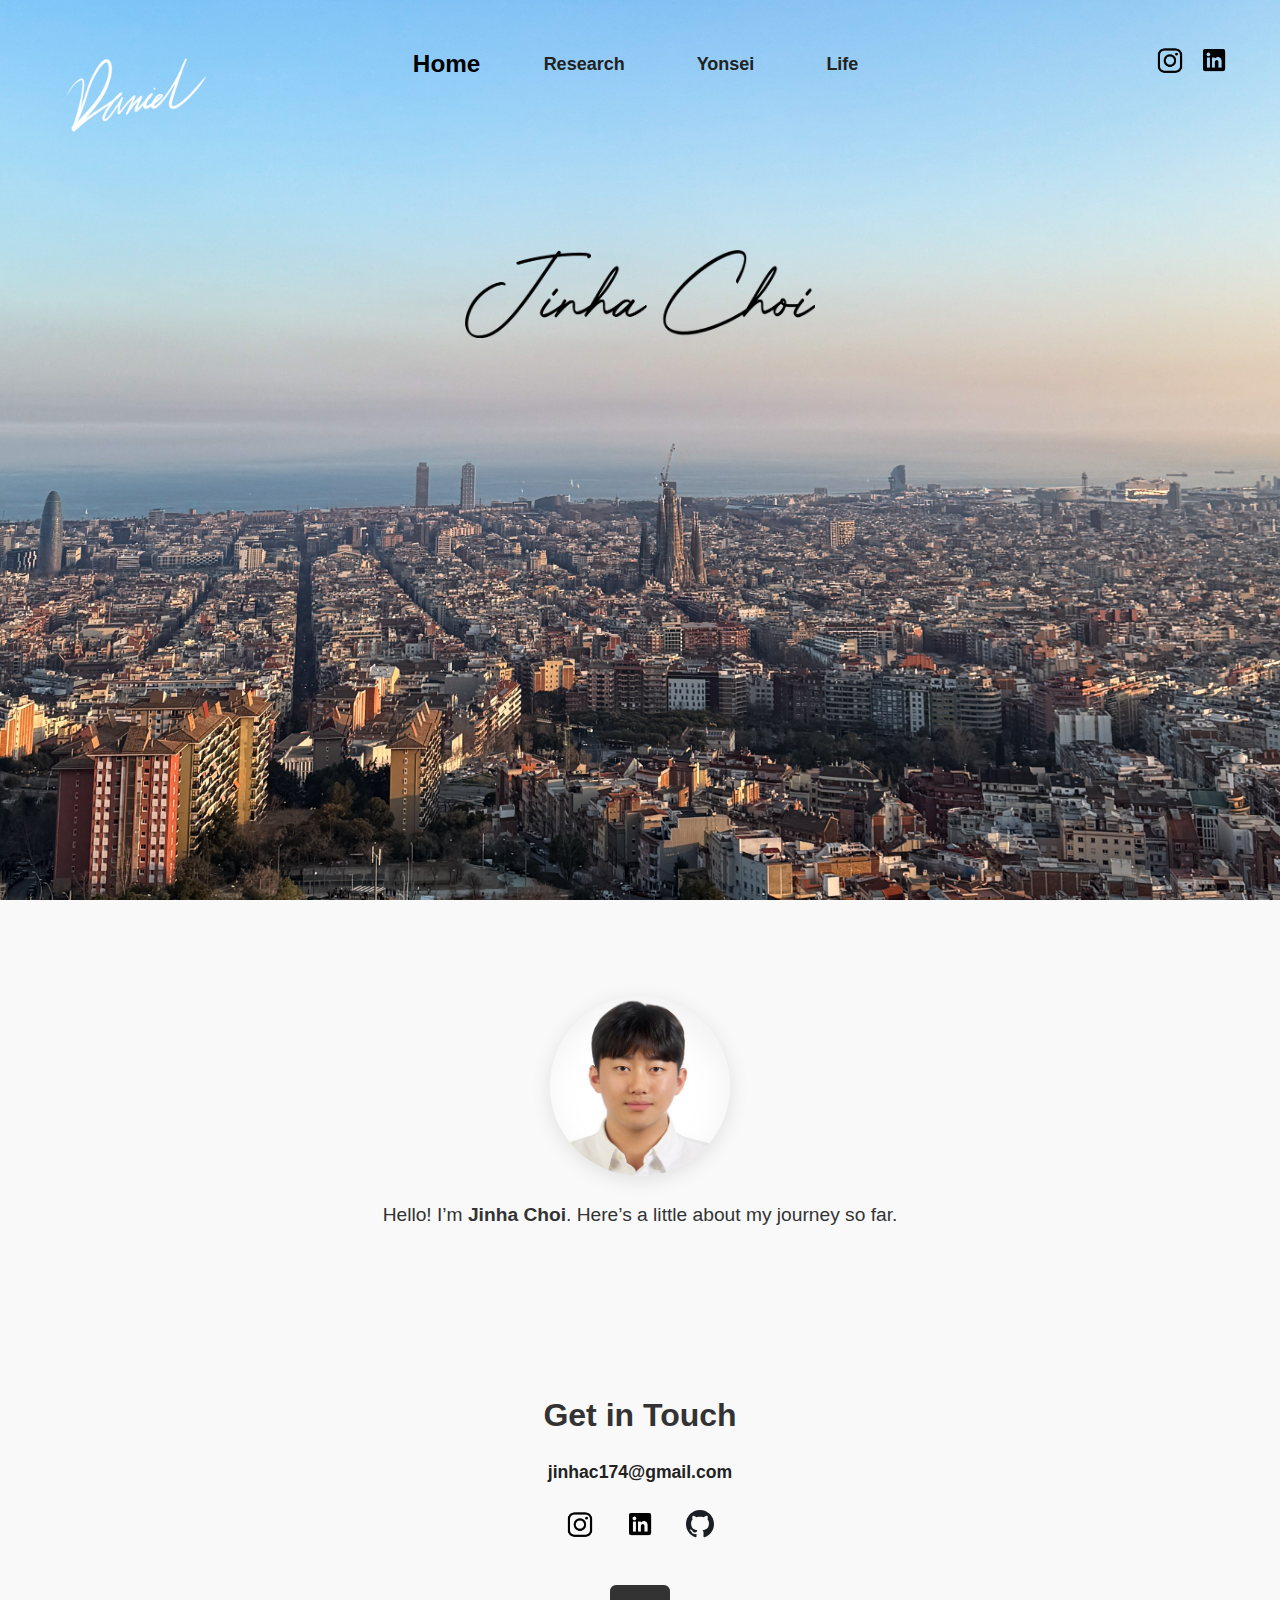
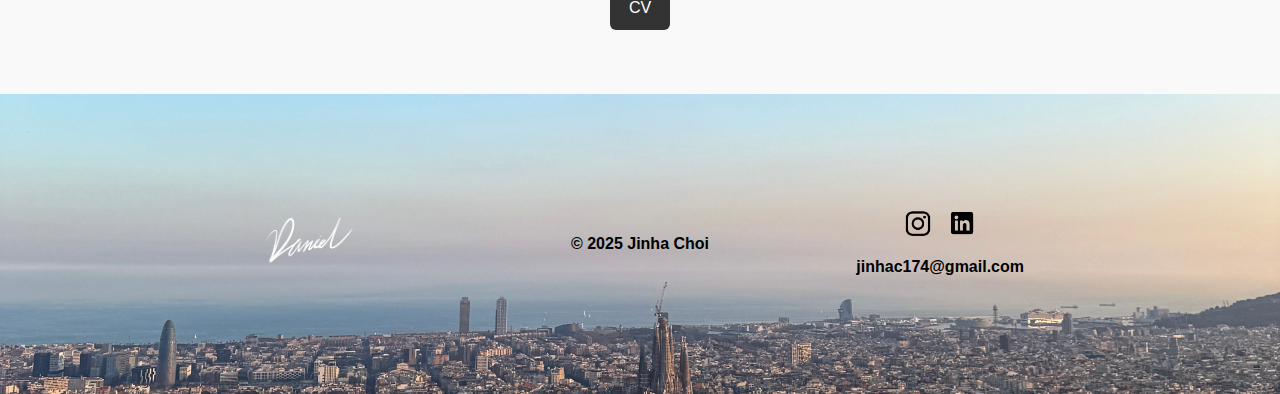
<file: index.html>
<!DOCTYPE html>
<html lang="en">
<head>
  <meta charset="UTF-8">
  <meta name="viewport" content="width=device-width, initial-scale=1.0">
  <title>Jinha Choi | Personal Website</title>
  <link rel="stylesheet" href="style.css?v=2">

  <!-- Smooth scroll -->
  <style>
    html {
      scroll-behavior: smooth;
    }
  </style>
</head>
<body>

  <!-- Signature -->
  <img src="assets/signature.png" alt="Signature" class="signature">

  <!-- Navbar -->
  <nav class="navbar">
    <div class="nav-center">
      <ul class="nav-links">

        <!-- Home Dropdown -->
        <li class="dropdown">
          <a href="index.html" class="active">Home</a>
          <ul class="dropdown-menu">
            <li><a href="index.html#about">About</a></li>
            <li><a href="index.html#contacts">Contacts</a></li>
          </ul>
        </li>

        <!-- Research -->
        <li class="dropdown">
          <a href="research.html">Research</a>
          <ul class="dropdown-menu">
            <li><a href="research.html#publications">Publications</a></li>
            <li><a href="research.html#interests">Interests</a></li>
            <li><a href="research.html#experience">Experience</a></li>
          </ul>
        </li>

        <!-- Yonsei -->
        <li class="dropdown">
          <a href="yonsei.html">Yonsei</a>
          <ul class="dropdown-menu">
            <li><a href="yonsei.html#campus-life">Campus Life</a></li>
            <li><a href="yonsei.html#courses">Courses</a></li>
            <li><a href="yonsei.html#awards">Awards</a></li>
          </ul>
        </li>

        <!-- Life -->
        <li class="dropdown">
          <a href="life.html">Life</a>
          <ul class="dropdown-menu">
            <li><a href="life.html#food">Food & Whiskey</a></li>
            <li><a href="life.html#travel">Travel</a></li>
            <li><a href="life.html#soccer">Soccer</a></li>
          </ul>
        </li>

      </ul>
    </div>

    <!-- Social Icons -->
    <div class="nav-right">
      <a href="https://instagram.com/daniel.c.hoi" target="_blank">
        <img src="assets/instagram.png" alt="Instagram" class="social-icon">
      </a>
      <a href="https://www.linkedin.com/in/jinha-choi-85202a30b/" target="_blank">
        <img src="assets/linkedin.png" alt="LinkedIn" class="social-icon">
      </a>
    </div>
  </nav>



  <!-- Hero Section -->
  <header class="hero parallax">
    <img src="assets/JinhaChoi.png" alt="Jinha Choi" class="center-logo">
  </header>

  <!-- About Section -->
  <section id="about" class="about-section">
    <div class="about-header">
      <div class="about-photo">
        <img src="assets/jinha.jpg" alt="Jinha Choi">
      </div>
      <p class="intro">
        Hello! I’m <strong>Jinha Choi</strong>. Here’s a little about my journey so far.
      </p>
    </div>
    <!-- timeline here -->
  </section>

  <!-- Contacts Section -->
  <section id="contacts" class="contacts-section">
    <h2>Get in Touch</h2>

    <!-- Direct Email -->
    <p>
      <a href="https://mail.google.com/mail/?view=cm&fs=1&to=jinhac174@gmail.com" target="_blank" class="email-link">
        jinhac174@gmail.com
      </a>
    </p>

    <!-- Social Icons -->
    <div class="social-links">
      <a href="https://instagram.com/daniel.c.hoi" target="_blank">
        <img src="assets/instagram.png" alt="Instagram" class="social-icon">
      </a>
      <a href="https://www.linkedin.com/in/jinha-choi-85202a30b/" target="_blank">
        <img src="assets/linkedin.png" alt="LinkedIn" class="social-icon">
      </a>
      <a href="https://github.com/jinhac174" target="_blank">
        <img src="assets/github.svg" alt="GitHub" class="social-icon">
      </a>
    </div>

    <!-- Download CV -->
    <div class="contact-buttons">
      <a href="CV.pdf" target="_blank" class="btn">CV</a>
    </div>
  </section>

  <!-- Footer -->
  <footer class="footer">
    <div class="footer-overlay">
      
      <!-- Left: Signature -->
      <div class="footer-left">
        <img src="assets/signature.png" alt="Signature" class="footer-logo">
      </div>

      <!-- Center: Copyright -->
      <div class="footer-center">
        <p>© 2025 Jinha Choi</p>
      </div>

      <!-- Right: Socials + Email -->
      <div class="footer-right">
        <div class="social-icons">
          <a href="https://instagram.com/daniel.c.hoi" target="_blank">
            <img src="assets/instagram.png" alt="Instagram" class="social-icon">
          </a>
          <a href="https://www.linkedin.com/in/jinha-choi-85202a30b/" target="_blank">
            <img src="assets/linkedin.png" alt="LinkedIn" class="social-icon">
          </a>
        </div>
        <p class="footer-email">jinhac174@gmail.com</p>
      </div>

    </div>
  </footer>

  <script>
    function scrollToSection(event, id) {
        event.preventDefault();
        const section = document.getElementById(id);
        if (section) {
            section.scrollIntoView({ behavior: "smooth" });
        }
        // Keep hash only while navigating inside this page
        // Do not clear it here, or cross-page links break
    }

    // Prevent browser restoring old scroll
    if ("scrollRestoration" in history) {
        history.scrollRestoration = "manual";
    }

    // Handle page load
    window.addEventListener("load", () => {
        if (window.location.hash) {
            // If there’s a hash (#about, #contacts), scroll smoothly
            const id = window.location.hash.substring(1);
            const section = document.getElementById(id);
            if (section) {
                section.scrollIntoView({ behavior: "smooth" });
            }
            // Then clear hash so refresh always resets to top
            history.replaceState(null, null, window.location.pathname);
        } else {
            // No hash → always scroll to top on refresh
            setTimeout(() => {
                window.scrollTo({ top: 0, behavior: "smooth" });
            }, 50);
        }
    });
  </script>


</body>
</html>
</file>
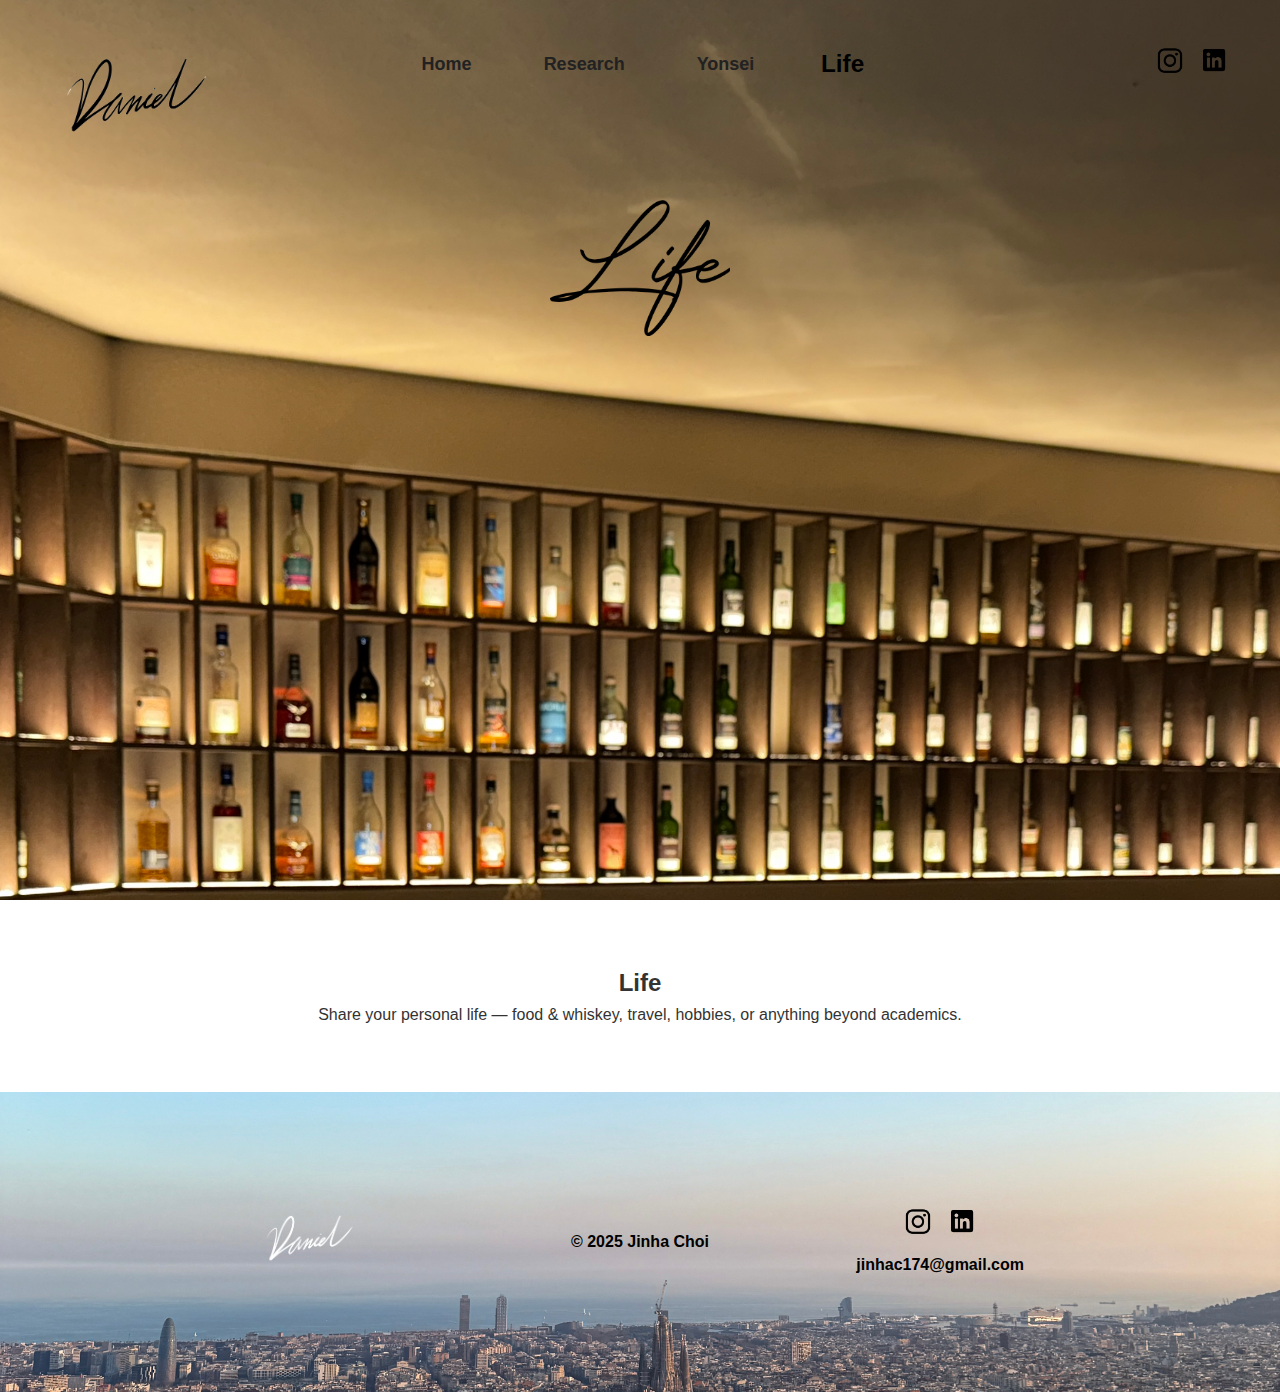
<file: life.html>
<!DOCTYPE html>
<html lang="en">
<head>
  <meta charset="UTF-8">
  <meta name="viewport" content="width=device-width, initial-scale=1.0">
  <title>Life | Jinha Choi</title>
  <link rel="stylesheet" href="style.css?v=2">
</head>
<body>

  <!-- Signature -->
  <img src="assets/signature-black.png" alt="Signature" class="signature">

  <!-- Navbar -->
  <nav class="navbar">
    <div class="nav-center">
      <ul class="nav-links">

        <!-- Home Dropdown -->
        <li class="dropdown">
          <a href="index.html">Home</a>
          <ul class="dropdown-menu">
            <li><a href="index.html#about">About</a></li>
            <li><a href="index.html#contacts">Contacts</a></li>
          </ul>
        </li>

        <!-- Research -->
        <li class="dropdown">
          <a href="research.html">Research</a>
          <ul class="dropdown-menu">
            <li><a href="research.html#publications">Publications</a></li>
            <li><a href="research.html#interests">Interests</a></li>
            <li><a href="research.html#experience">Experience</a></li>
          </ul>
        </li>

        <!-- Yonsei -->
        <li class="dropdown">
          <a href="yonsei.html">Yonsei</a>
          <ul class="dropdown-menu">
            <li><a href="yonsei.html#campus-life">Campus Life</a></li>
            <li><a href="yonsei.html#courses">Courses</a></li>
            <li><a href="yonsei.html#awards">Awards</a></li>
          </ul>
        </li>

        <!-- Life -->
        <li class="dropdown">
          <a href="life.html" class="active">Life</a>
          <ul class="dropdown-menu">
            <li><a href="life.html#food">Food & Whiskey</a></li>
            <li><a href="life.html#travel">Travel</a></li>
            <li><a href="life.html#soccer">Soccer</a></li>
          </ul>
        </li>

      </ul>
    </div>

    <!-- Social Icons -->
    <div class="nav-right">
      <a href="https://instagram.com/daniel.c.hoi" target="_blank">
        <img src="assets/instagram.png" alt="Instagram" class="social-icon">
      </a>
      <a href="https://www.linkedin.com/in/jinha-choi-85202a30b/" target="_blank">
        <img src="assets/linkedin.png" alt="LinkedIn" class="social-icon">
      </a>
    </div>
  </nav>

  <!-- Hero Section -->
  <header class="hero life-hero">
    <img src="assets/life-hero.png" alt="Life" class="life-logo">
  </header>

  <!-- Page Content -->
  <section class="page-section">
    <h2>Life</h2>
    <p>Share your personal life — food & whiskey, travel, hobbies, or anything beyond academics.</p>
  </section>

  <!-- Footer -->
  <footer class="footer">
    <div class="footer-overlay">
      <div class="footer-left">
        <img src="assets/signature.png" alt="Signature" class="footer-logo">
      </div>
      <div class="footer-center">
        <p>© 2025 Jinha Choi</p>
      </div>
      <div class="footer-right">
        <div class="social-icons">
          <a href="https://instagram.com/daniel.c.hoi" target="_blank">
            <img src="assets/instagram.png" alt="Instagram" class="social-icon">
          </a>
          <a href="https://www.linkedin.com/in/jinha-choi-85202a30b/" target="_blank">
            <img src="assets/linkedin.png" alt="LinkedIn" class="social-icon">
          </a>
        </div>
        <p class="footer-email">jinhac174@gmail.com</p>
      </div>
    </div>
  </footer>

  <script>
    // Prevent browser restoring old scroll
    if ('scrollRestoration' in history) {
      history.scrollRestoration = 'manual';
    }

    // Always scroll to top on refresh if there's no hash
    window.addEventListener('load', () => {
      if (!window.location.hash) {
        setTimeout(() => {
          window.scrollTo({ top: 0, behavior: 'smooth' });
        }, 50);
      }
    });
  </script>

</body>
</html>
</file>
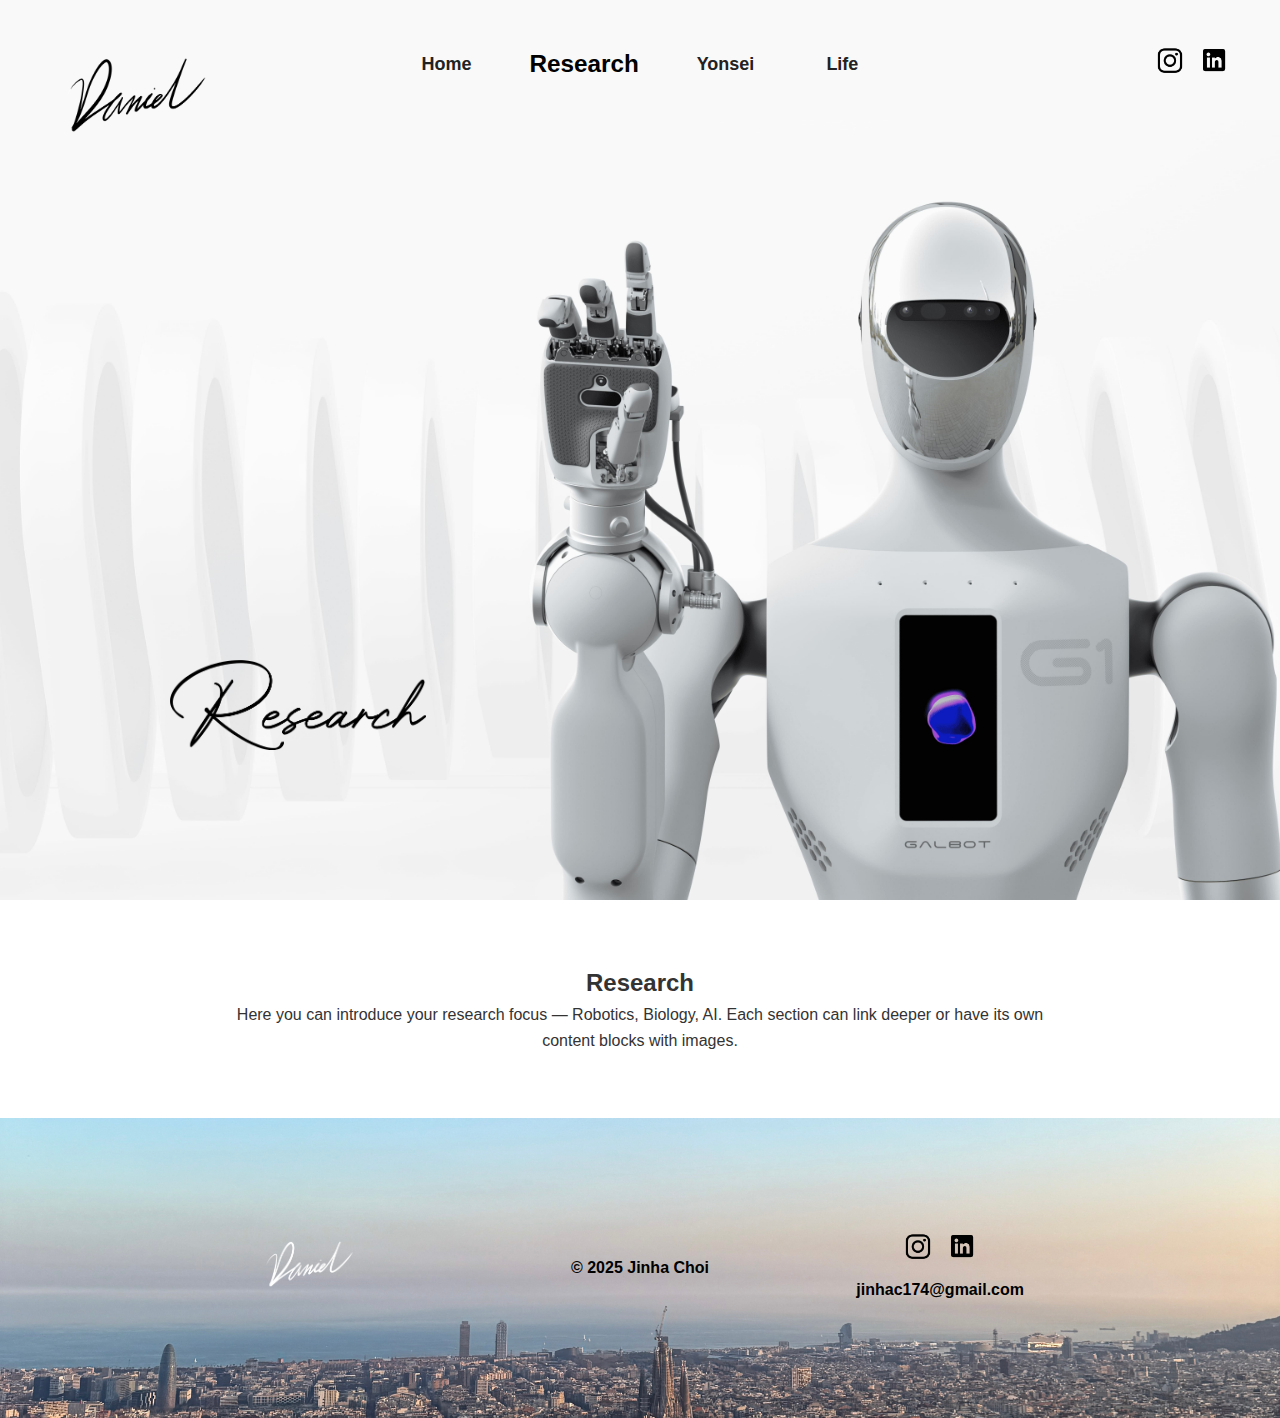
<file: research.html>
<!DOCTYPE html>
<html lang="en">
<head>
  <meta charset="UTF-8">
  <meta name="viewport" content="width=device-width, initial-scale=1.0">
  <title>Research | Jinha Choi</title>
  <link rel="stylesheet" href="style.css?v=2">
</head>
<body>

  <!-- Signature -->
  <img src="assets/signature-black.png" alt="Signature" class="signature">

  <!-- Navbar -->
  <nav class="navbar">
    <div class="nav-center">
      <ul class="nav-links">

        <!-- Home Dropdown -->
        <li class="dropdown">
          <a href="index.html">Home</a>
          <ul class="dropdown-menu">
            <li><a href="index.html#about">About</a></li>
            <li><a href="index.html#contacts">Contacts</a></li>
          </ul>
        </li>

        <!-- Research -->
        <li class="dropdown">
          <a href="research.html" class="active">Research</a>
          <ul class="dropdown-menu">
            <li><a href="research.html#publications">Publications</a></li>
            <li><a href="research.html#interests">Interests</a></li>
            <li><a href="research.html#experience">Experience</a></li>
          </ul>
        </li>

        <!-- Yonsei -->
        <li class="dropdown">
          <a href="yonsei.html">Yonsei</a>
          <ul class="dropdown-menu">
            <li><a href="yonsei.html#campus-life">Campus Life</a></li>
            <li><a href="yonsei.html#courses">Courses</a></li>
            <li><a href="yonsei.html#awards">Awards</a></li>
          </ul>
        </li>

        <!-- Life -->
        <li class="dropdown">
          <a href="life.html">Life</a>
          <ul class="dropdown-menu">
            <li><a href="life.html#food">Food & Whiskey</a></li>
            <li><a href="life.html#travel">Travel</a></li>
            <li><a href="life.html#soccer">Soccer</a></li>
          </ul>
        </li>

      </ul>
    </div>

    <!-- Social Icons -->
    <div class="nav-right">
      <a href="https://instagram.com/daniel.c.hoi" target="_blank">
        <img src="assets/instagram.png" alt="Instagram" class="social-icon">
      </a>
      <a href="https://www.linkedin.com/in/jinha-choi-85202a30b/" target="_blank">
        <img src="assets/linkedin.png" alt="LinkedIn" class="social-icon">
      </a>
    </div>
  </nav>


  <!-- Hero Section -->
  <header class="hero research-hero">
    <img src="assets/research-hero.png" alt="Research" class="research-logo">
  </header>


  <!-- Page Content -->
  <section class="page-section">
    <h2>Research</h2>
    <p>Here you can introduce your research focus — Robotics, Biology, AI. Each section can link deeper or have its own content blocks with images.</p>
  </section>

  <!-- Footer -->
  <footer class="footer">
    <div class="footer-overlay">
      <div class="footer-left">
        <img src="assets/signature.png" alt="Signature" class="footer-logo">
      </div>
      <div class="footer-center">
        <p>© 2025 Jinha Choi</p>
      </div>
      <div class="footer-right">
        <div class="social-icons">
          <a href="https://instagram.com/daniel.c.hoi" target="_blank">
            <img src="assets/instagram.png" alt="Instagram" class="social-icon">
          </a>
          <a href="https://www.linkedin.com/in/jinha-choi-85202a30b/" target="_blank">
            <img src="assets/linkedin.png" alt="LinkedIn" class="social-icon">
          </a>
        </div>
        <p class="footer-email">jinhac174@gmail.com</p>
      </div>
    </div>
  </footer>

</body>
</html>
</file>
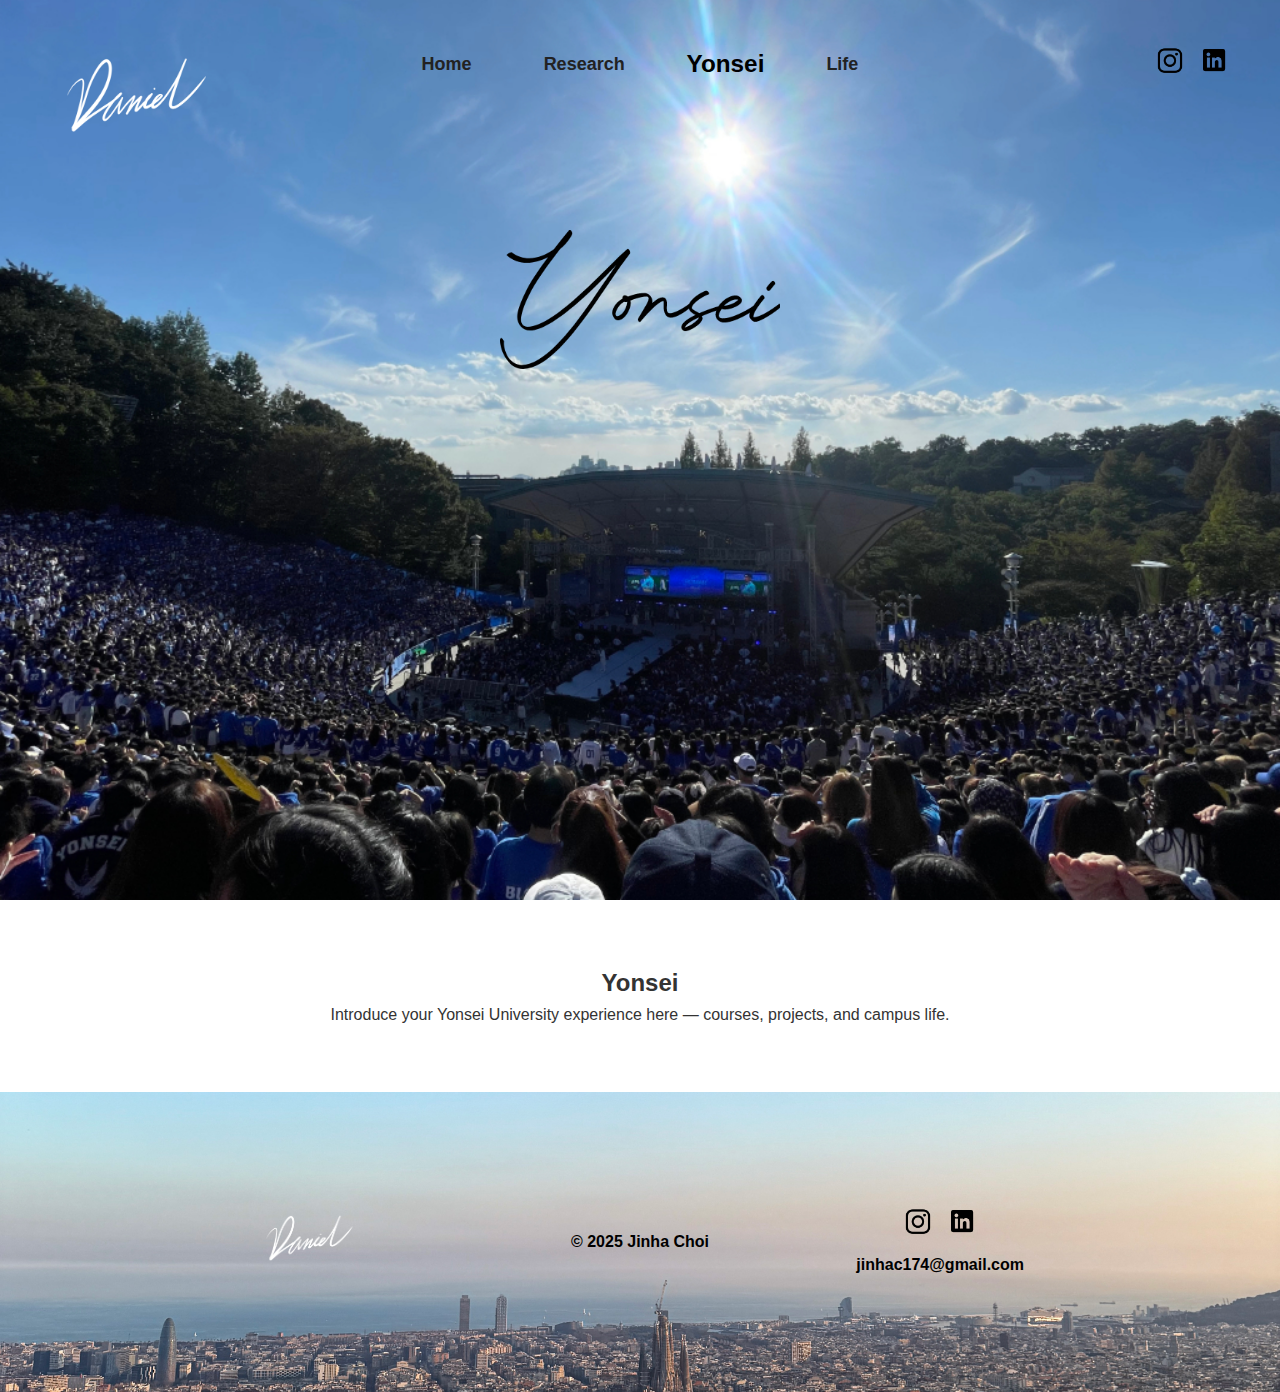
<file: yonsei.html>
<!DOCTYPE html>
<html lang="en">
<head>
    <meta charset="UTF-8">
    <meta name="viewport" content="width=device-width, initial-scale=1.0">
    <title>Yonsei | Jinha Choi</title>
    <link rel="stylesheet" href="style.css?v=2">
</head>
<body>

    <!-- Signature -->
    <img src="assets/signature.png" alt="Signature" class="signature">

    <!-- Navbar -->
    <nav class="navbar">
    <div class="nav-center">
        <ul class="nav-links">

        <!-- Home Dropdown -->
        <li class="dropdown">
            <a href="index.html">Home</a>
            <ul class="dropdown-menu">
            <li><a href="index.html#about">About</a></li>
            <li><a href="index.html#contacts">Contacts</a></li>
            </ul>
        </li>

        <!-- Research -->
        <li class="dropdown">
            <a href="research.html">Research</a>
            <ul class="dropdown-menu">
            <li><a href="research.html#publications">Publications</a></li>
            <li><a href="research.html#interests">Interests</a></li>
            <li><a href="research.html#experience">Experience</a></li>
            </ul>
        </li>

        <!-- Yonsei -->
        <li class="dropdown">
            <a href="yonsei.html" class="active">Yonsei</a>
            <ul class="dropdown-menu">
            <li><a href="yonsei.html#campus-life">Campus Life</a></li>
            <li><a href="yonsei.html#courses">Courses</a></li>
            <li><a href="yonsei.html#awards">Awards</a></li>
            </ul>
        </li>

        <!-- Life -->
        <li class="dropdown">
            <a href="life.html">Life</a>
            <ul class="dropdown-menu">
            <li><a href="life.html#food">Food & Whiskey</a></li>
            <li><a href="life.html#travel">Travel</a></li>
            <li><a href="life.html#soccer">Soccer</a></li>
            </ul>
        </li>

        </ul>
    </div>

    <!-- Social Icons -->
    <div class="nav-right">
        <a href="https://instagram.com/daniel.c.hoi" target="_blank">
        <img src="assets/instagram.png" alt="Instagram" class="social-icon">
        </a>
        <a href="https://www.linkedin.com/in/jinha-choi-85202a30b/" target="_blank">
        <img src="assets/linkedin.png" alt="LinkedIn" class="social-icon">
        </a>
    </div>
    </nav>

    <!-- Hero Section -->
    <header class="hero yonsei-hero">
        <img src="assets/yonsei-hero.png" alt="Yonsei" class="yonsei-logo">
    </header>

    <!-- Page Content -->
    <section class="page-section">
        <h2>Yonsei</h2>
        <p>Introduce your Yonsei University experience here — courses, projects, and campus life.</p>
    </section>

    <!-- Footer -->
    <footer class="footer">
        <div class="footer-overlay">
            <div class="footer-left">
                <img src="assets/signature.png" alt="Signature" class="footer-logo">
            </div>
            <div class="footer-center">
                <p>© 2025 Jinha Choi</p>
            </div>
            <div class="footer-right">
                <div class="social-icons">
                    <a href="https://instagram.com/daniel.c.hoi" target="_blank">
                        <img src="assets/instagram.png" alt="Instagram" class="social-icon">
                    </a>
                    <a href="https://www.linkedin.com/in/jinha-choi-85202a30b/" target="_blank">
                        <img src="assets/linkedin.png" alt="LinkedIn" class="social-icon">
                    </a>
                </div>
                <p class="footer-email">jinhac174@gmail.com</p>
            </div>
        </div>
    </footer>

    <script>
        // Prevent browser restoring old scroll
        if ('scrollRestoration' in history) {
            history.scrollRestoration = 'manual';
        }

        // Always scroll to top on refresh if there's no hash
        window.addEventListener('load', () => {
            if (!window.location.hash) {
                setTimeout(() => {
                    window.scrollTo({ top: 0, behavior: 'smooth' });
                }, 50);
            }
        });
    </script>

</body>
</html>
</file>
<file: style.css>
/* ===========================
   GLOBAL RESET & BASE STYLES
=========================== */
* {
  margin: 0;
  padding: 0;
  box-sizing: border-box;
}

html {
  scroll-behavior: smooth;
}

body {
  font-family: 'Arial', sans-serif;
  color: #333;
  line-height: 1.6;
}

/* ===========================
   SIGNATURE
=========================== */
.signature {
  position: absolute;
  top: 30px;
  left: 50px;
  height: 130px;
  width: auto;
  object-fit: contain;
  z-index: 1100; /* above navbar */
}

/* ===========================
   NAVBAR
=========================== */
.navbar {
  position: absolute;
  top: 30px;
  width: 100%;
  padding: 1rem 2rem;
  display: flex;
  justify-content: center;
  align-items: center;
  background: none;
  z-index: 1000;
}

.nav-center {
  position: absolute;
  left: 50%;
  transform: translateX(-50%);
}

.nav-links {
  list-style: none;
  display: flex;
  gap: 2.5rem;
}

/* ---------------------------
   Top-level nav links
--------------------------- */
.nav-links > li > a {
  font-weight: bold;
  font-size: 18px;          /* base size */
  line-height: 1;
  color: #222;
  text-decoration: none;
  padding: 0.5rem 1rem;
  border-radius: 10px;
  transition: transform 0.3s ease, color 0.3s ease;
  display: inline-block;
}

/* Active page = larger and stable */
.nav-links > li > a.active {
  transform: scale(1.35);    /* bigger than hover */
  color: #000;
  pointer-events: none;     /* prevents hover shrinking */
}

/* Hover effect for inactive pages only */
.nav-links > li > a:not(.active):hover {
  transform: scale(1.15);
}

/* ---------------------------
   Dropdown menu
--------------------------- */
.dropdown {
  position: relative;
}

/* Show menu when hovering over parent */
.dropdown:hover > .dropdown-menu {
  opacity: 1;
  visibility: visible;
  transform: translate(-50%, 0);
}

/* Keep parent link magnified while hovering dropdown */
.dropdown:hover > a {
  transform: scale(1.15);
}

/* If parent is also active, keep its larger scale */
.dropdown:hover > a.active {
  transform: scale(1.5);
}

.dropdown-menu {
  opacity: 0;
  visibility: hidden;
  transform: translate(-50%, 10px);
  position: absolute;
  top: 100%;
  left: 50%;
  list-style: none;
  margin: 0;
  padding: 0.5rem 0;
  text-align: center;
  z-index: 2000;
  transition: opacity 0.25s ease, transform 0.25s ease, visibility 0.25s ease;
}

.dropdown-menu li {
  min-width: 160px;
}

.dropdown-menu a {
  display: block;
  padding: 0.4rem 0.8rem;
  font-size: 14px;    /* smaller than navbar */
  font-weight: normal;
  color: #222;
  text-decoration: none;
  transition: transform 0.2s;
}

.dropdown-menu a:hover {
  transform: scale(1.08);
}

/* ---------------------------
   Social icons in nav
--------------------------- */
.nav-right {
  margin-left: auto;
  margin-right: 20px;
  display: flex;
  align-items: center;
  gap: 1rem;
}

/* ===========================
   SOCIAL ICONS (shared)
=========================== */
.social-icon {
  width: 28px;
  height: 28px;
  object-fit: contain;
  transition: transform 0.2s ease, opacity 0.2s ease;
  display: inline-block;
}

.social-icon:hover {
  transform: scale(1.1);
  opacity: 0.8;
}

/* ===========================
   HERO SECTIONS
=========================== */

/* Homepage hero (background.jpg) */
.hero {
  position: relative;
  height: 100vh;
  background: url('assets/background.jpg') no-repeat center center;
  background-size: cover;
  background-attachment: fixed;
  display: flex;
  justify-content: center;
  align-items: flex-start;
  padding-top: 250px; /* push logo down */
  overflow: hidden;
}

.center-logo {
  max-width: 350px;
  width: 60%;
  height: auto;
  pointer-events: none;
}

/* Research page hero (humanoid.jpg) */
.research-hero {
  position: relative;
  height: 100vh;
  background: url("assets/humanoid.jpg") no-repeat center 120px;
  background-size: cover;
  background-attachment: fixed;
  background-color: #f9f9f9;
  display: flex;
  justify-content: center;
  align-items: flex-start;
  padding-top: 180px;
  text-align: center;
}

.research-logo {
  position: absolute;
  bottom: 150px;
  left: 170px;
  max-width: 350px;
  width: 20vw;
  height: auto;
  z-index: 1;
  pointer-events: none;
}

/* Yonsei page hero */
.yonsei-hero {
  position: relative;
  height: 100vh;
  background: url("assets/yonsei.jpg") no-repeat center center;
  background-size: cover;
  background-attachment: fixed;
  display: flex;
  justify-content: center;
  align-items: flex-start; /* stick to top area */
  padding-top: 230px;      /* adjust vertical offset */
}

/* Yonsei logo */
.yonsei-logo {
  max-width: 280px;
  width: 60%;
  height: auto;
  pointer-events: none;
}

/* Life page hero (life.jpg) */
.life-hero {
  position: relative;
  height: 100vh;
  background: url("assets/life.jpg") no-repeat center center;
  background-size: cover;
  background-attachment: fixed;
  display: flex;
  justify-content: center;
  align-items: flex-start;
  padding-top: 180px;
}

.life-logo {
  position: absolute;
  top: 200px;      /* increase this value to move it lower */
  left: 50%;       /* keep it centered horizontally */
  transform: translateX(-50%);
  max-width: 180px;
  width: 60%;
  height: auto;
  pointer-events: none;
}


/* ===========================
   PAGE SECTIONS
=========================== */
.page-section {
  padding: 4rem 2rem;
  max-width: 900px;
  margin: auto;
  text-align: center;
}

/* About Section */
.about-section {
  padding: 6rem 2rem;
  background: #f9f9f9;
  text-align: center;
}

.about-photo img {
  width: 180px;
  height: 180px;
  border-radius: 50%;
  object-fit: cover;
  box-shadow: 0 4px 20px rgba(0,0,0,0.1);
  margin-bottom: 1rem;
}

.intro {
  font-size: 1.2rem;
  max-width: 700px;
  margin: auto;
}

/* ===========================
   TIMELINE
=========================== */
.timeline {
  position: relative;
  max-width: 800px;
  margin: auto;
  padding-left: 20px;
  border-left: 3px solid #ddd;
}

.timeline-item {
  position: relative;
  margin-bottom: 3rem;
  padding-left: 30px;
}

.timeline-dot {
  position: absolute;
  left: -11px;
  top: 5px;
  width: 20px;
  height: 20px;
  background: #333;
  border-radius: 50%;
  border: 3px solid #f9f9f9;
}

.timeline-content {
  background: #fff;
  padding: 1rem 1.5rem;
  border-radius: 8px;
  box-shadow: 0 2px 8px rgba(0,0,0,0.05);
}

.timeline-item.present .timeline-dot {
  background: #facc15;
}

.timeline-item.present .timeline-content {
  border: 2px solid #facc15;
}

/* ===========================
   CONTACTS SECTION
=========================== */
.contacts-section {
  padding: 4rem 2rem;
  text-align: center;
  background: #f9f9f9;
}

.contacts-section h2 {
  font-size: 2rem;
  margin-bottom: 1rem;
}

.email-link {
  font-size: 1.1rem;
  font-weight: bold;
  color: #222;
  text-decoration: none;
}

.email-link:hover {
  text-decoration: underline;
}

.social-links {
  margin: 1.5rem 0;
  display: flex;
  justify-content: center;
  gap: 2rem;
}

/* ===========================
   BUTTONS
=========================== */
.btn {
  display: inline-block;
  margin-top: 1rem;
  padding: 0.6rem 1.2rem;
  background: #333;
  color: white;
  border-radius: 6px;
  text-decoration: none;
  transition: background 0.3s;
}

.btn:hover {
  background: #facc15;
  color: #000;
}

/* ===========================
   FOOTER
=========================== */
.footer {
  background: url("assets/footer.jpg") no-repeat center center;
  background-size: cover;
  width: 100%;
  min-height: 300px;
  position: relative;
  display: flex;
  align-items: center;
  justify-content: center;
}

.footer-overlay {
  position: absolute;
  top: 0; left: 0; right: 0; bottom: 0;
  display: flex;
  justify-content: space-between;
  align-items: center;
  padding: 2rem 20%;
}

.footer-left .footer-logo {
  height: 80px;
  width: auto;
}

.footer-center {
  position: absolute;
  left: 50%;
  transform: translateX(-50%);
  font-size: 1rem;
  font-weight: 600;
  color: #000;
}

.footer-right {
  display: flex;
  flex-direction: column;
  align-items: center;
  gap: 0.6rem;
}

.footer-right .social-icons {
  display: flex;
  gap: 16px;
}

.footer-right .footer-email {
  font-size: 1rem;
  font-weight: 600;
  color: #000;
}
</file>
